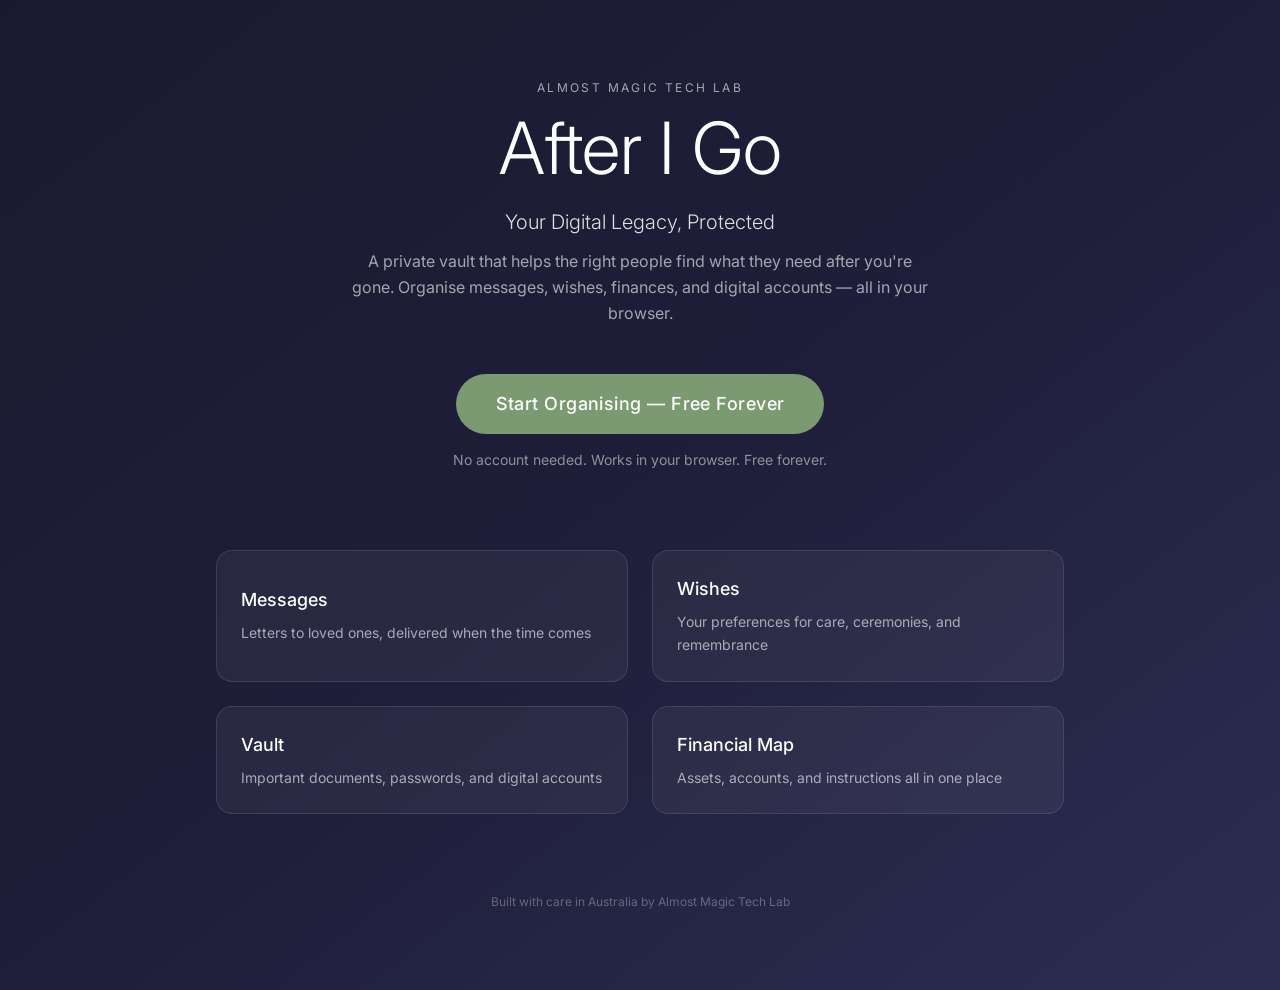
<file: index.html>
<!DOCTYPE html>
<html lang="en">
  <head>
    <meta charset="UTF-8" />
    <link rel="icon" type="image/svg+xml" href="/afterigo/favicon.svg" />
    <meta name="viewport" content="width=device-width, initial-scale=1.0" />
    <meta name="description" content="A private vault that helps the right people find what they need after you're gone. Free forever." />
    <meta name="theme-color" content="#7C9885" />
    <title>After I Go</title>
    <link rel="preconnect" href="https://fonts.googleapis.com" />
    <link rel="preconnect" href="https://fonts.gstatic.com" crossorigin />
    <link href="https://fonts.googleapis.com/css2?family=Inter:wght@300;400;500;600&display=swap" rel="stylesheet" />
    <script type="module" crossorigin src="./assets/index-D6nG1emr.js"></script>
    <link rel="modulepreload" crossorigin href="./assets/vendor-Bb7C_R49.js">
    <link rel="modulepreload" crossorigin href="./assets/ui-f0mybGUZ.js">
    <link rel="modulepreload" crossorigin href="./assets/storage-2jmnBxhj.js">
    <link rel="stylesheet" crossorigin href="./assets/index-8_ngyT3u.css">
  </head>
  <body class="bg-warmGray-50 text-warmGray-900 dark:bg-warmGray-900 dark:text-warmGray-100">
    <div id="root"></div>
  </body>
</html>
</file>
<file: assets/index-8_ngyT3u.css>
*,:before,:after{--tw-border-spacing-x: 0;--tw-border-spacing-y: 0;--tw-translate-x: 0;--tw-translate-y: 0;--tw-rotate: 0;--tw-skew-x: 0;--tw-skew-y: 0;--tw-scale-x: 1;--tw-scale-y: 1;--tw-pan-x: ;--tw-pan-y: ;--tw-pinch-zoom: ;--tw-scroll-snap-strictness: proximity;--tw-gradient-from-position: ;--tw-gradient-via-position: ;--tw-gradient-to-position: ;--tw-ordinal: ;--tw-slashed-zero: ;--tw-numeric-figure: ;--tw-numeric-spacing: ;--tw-numeric-fraction: ;--tw-ring-inset: ;--tw-ring-offset-width: 0px;--tw-ring-offset-color: #fff;--tw-ring-color: rgb(59 130 246 / .5);--tw-ring-offset-shadow: 0 0 #0000;--tw-ring-shadow: 0 0 #0000;--tw-shadow: 0 0 #0000;--tw-shadow-colored: 0 0 #0000;--tw-blur: ;--tw-brightness: ;--tw-contrast: ;--tw-grayscale: ;--tw-hue-rotate: ;--tw-invert: ;--tw-saturate: ;--tw-sepia: ;--tw-drop-shadow: ;--tw-backdrop-blur: ;--tw-backdrop-brightness: ;--tw-backdrop-contrast: ;--tw-backdrop-grayscale: ;--tw-backdrop-hue-rotate: ;--tw-backdrop-invert: ;--tw-backdrop-opacity: ;--tw-backdrop-saturate: ;--tw-backdrop-sepia: ;--tw-contain-size: ;--tw-contain-layout: ;--tw-contain-paint: ;--tw-contain-style: }::backdrop{--tw-border-spacing-x: 0;--tw-border-spacing-y: 0;--tw-translate-x: 0;--tw-translate-y: 0;--tw-rotate: 0;--tw-skew-x: 0;--tw-skew-y: 0;--tw-scale-x: 1;--tw-scale-y: 1;--tw-pan-x: ;--tw-pan-y: ;--tw-pinch-zoom: ;--tw-scroll-snap-strictness: proximity;--tw-gradient-from-position: ;--tw-gradient-via-position: ;--tw-gradient-to-position: ;--tw-ordinal: ;--tw-slashed-zero: ;--tw-numeric-figure: ;--tw-numeric-spacing: ;--tw-numeric-fraction: ;--tw-ring-inset: ;--tw-ring-offset-width: 0px;--tw-ring-offset-color: #fff;--tw-ring-color: rgb(59 130 246 / .5);--tw-ring-offset-shadow: 0 0 #0000;--tw-ring-shadow: 0 0 #0000;--tw-shadow: 0 0 #0000;--tw-shadow-colored: 0 0 #0000;--tw-blur: ;--tw-brightness: ;--tw-contrast: ;--tw-grayscale: ;--tw-hue-rotate: ;--tw-invert: ;--tw-saturate: ;--tw-sepia: ;--tw-drop-shadow: ;--tw-backdrop-blur: ;--tw-backdrop-brightness: ;--tw-backdrop-contrast: ;--tw-backdrop-grayscale: ;--tw-backdrop-hue-rotate: ;--tw-backdrop-invert: ;--tw-backdrop-opacity: ;--tw-backdrop-saturate: ;--tw-backdrop-sepia: ;--tw-contain-size: ;--tw-contain-layout: ;--tw-contain-paint: ;--tw-contain-style: }*,:before,:after{box-sizing:border-box;border-width:0;border-style:solid;border-color:#e5e7eb}:before,:after{--tw-content: ""}html,:host{line-height:1.5;-webkit-text-size-adjust:100%;-moz-tab-size:4;-o-tab-size:4;tab-size:4;font-family:Inter,system-ui,-apple-system,sans-serif;font-feature-settings:normal;font-variation-settings:normal;-webkit-tap-highlight-color:transparent}body{margin:0;line-height:inherit}hr{height:0;color:inherit;border-top-width:1px}abbr:where([title]){-webkit-text-decoration:underline dotted;text-decoration:underline dotted}h1,h2,h3,h4,h5,h6{font-size:inherit;font-weight:inherit}a{color:inherit;text-decoration:inherit}b,strong{font-weight:bolder}code,kbd,samp,pre{font-family:ui-monospace,SFMono-Regular,Menlo,Monaco,Consolas,Liberation Mono,Courier New,monospace;font-feature-settings:normal;font-variation-settings:normal;font-size:1em}small{font-size:80%}sub,sup{font-size:75%;line-height:0;position:relative;vertical-align:baseline}sub{bottom:-.25em}sup{top:-.5em}table{text-indent:0;border-color:inherit;border-collapse:collapse}button,input,optgroup,select,textarea{font-family:inherit;font-feature-settings:inherit;font-variation-settings:inherit;font-size:100%;font-weight:inherit;line-height:inherit;letter-spacing:inherit;color:inherit;margin:0;padding:0}button,select{text-transform:none}button,input:where([type=button]),input:where([type=reset]),input:where([type=submit]){-webkit-appearance:button;background-color:transparent;background-image:none}:-moz-focusring{outline:auto}:-moz-ui-invalid{box-shadow:none}progress{vertical-align:baseline}::-webkit-inner-spin-button,::-webkit-outer-spin-button{height:auto}[type=search]{-webkit-appearance:textfield;outline-offset:-2px}::-webkit-search-decoration{-webkit-appearance:none}::-webkit-file-upload-button{-webkit-appearance:button;font:inherit}summary{display:list-item}blockquote,dl,dd,h1,h2,h3,h4,h5,h6,hr,figure,p,pre{margin:0}fieldset{margin:0;padding:0}legend{padding:0}ol,ul,menu{list-style:none;margin:0;padding:0}dialog{padding:0}textarea{resize:vertical}input::-moz-placeholder,textarea::-moz-placeholder{opacity:1;color:#9ca3af}input::placeholder,textarea::placeholder{opacity:1;color:#9ca3af}button,[role=button]{cursor:pointer}:disabled{cursor:default}img,svg,video,canvas,audio,iframe,embed,object{display:block;vertical-align:middle}img,video{max-width:100%;height:auto}[hidden]:where(:not([hidden=until-found])){display:none}.invisible{visibility:hidden}.static{position:static}.fixed{position:fixed}.absolute{position:absolute}.relative{position:relative}.inset-0{top:0;right:0;bottom:0;left:0}.bottom-4{bottom:1rem}.left-0{left:0}.left-1{left:.25rem}.right-1{right:.25rem}.right-2{right:.5rem}.right-3{right:.75rem}.right-4{right:1rem}.top-0{top:0}.top-1{top:.25rem}.top-1\/2{top:50%}.top-2{top:.5rem}.z-40{z-index:40}.z-50{z-index:50}.mx-2{margin-left:.5rem;margin-right:.5rem}.mx-auto{margin-left:auto;margin-right:auto}.-ml-1{margin-left:-.25rem}.mb-1{margin-bottom:.25rem}.mb-12{margin-bottom:3rem}.mb-2{margin-bottom:.5rem}.mb-3{margin-bottom:.75rem}.mb-4{margin-bottom:1rem}.mb-6{margin-bottom:1.5rem}.mb-8{margin-bottom:2rem}.ml-2{margin-left:.5rem}.ml-64{margin-left:16rem}.ml-auto{margin-left:auto}.mr-1{margin-right:.25rem}.mr-2{margin-right:.5rem}.mt-0\.5{margin-top:.125rem}.mt-1{margin-top:.25rem}.mt-2{margin-top:.5rem}.mt-20{margin-top:5rem}.mt-3{margin-top:.75rem}.mt-4{margin-top:1rem}.mt-6{margin-top:1.5rem}.line-clamp-2{overflow:hidden;display:-webkit-box;-webkit-box-orient:vertical;-webkit-line-clamp:2}.block{display:block}.inline{display:inline}.flex{display:flex}.inline-flex{display:inline-flex}.table{display:table}.grid{display:grid}.hidden{display:none}.aspect-square{aspect-ratio:1 / 1}.h-1{height:.25rem}.h-10{height:2.5rem}.h-12{height:3rem}.h-16{height:4rem}.h-2{height:.5rem}.h-20{height:5rem}.h-24{height:6rem}.h-3{height:.75rem}.h-4{height:1rem}.h-5{height:1.25rem}.h-6{height:1.5rem}.h-8{height:2rem}.h-full{height:100%}.h-screen{height:100vh}.min-h-screen{min-height:100vh}.w-10{width:2.5rem}.w-12{width:3rem}.w-16{width:4rem}.w-2{width:.5rem}.w-20{width:5rem}.w-24{width:6rem}.w-3{width:.75rem}.w-4{width:1rem}.w-5{width:1.25rem}.w-6{width:1.5rem}.w-64{width:16rem}.w-8{width:2rem}.w-full{width:100%}.max-w-2xl{max-width:42rem}.max-w-3xl{max-width:48rem}.max-w-4xl{max-width:56rem}.max-w-lg{max-width:32rem}.max-w-md{max-width:28rem}.max-w-sm{max-width:24rem}.max-w-xl{max-width:36rem}.flex-1{flex:1 1 0%}.flex-shrink-0{flex-shrink:0}.-translate-y-1\/2{--tw-translate-y: -50%;transform:translate(var(--tw-translate-x),var(--tw-translate-y)) rotate(var(--tw-rotate)) skew(var(--tw-skew-x)) skewY(var(--tw-skew-y)) scaleX(var(--tw-scale-x)) scaleY(var(--tw-scale-y))}@keyframes pulse{50%{opacity:.5}}.animate-pulse{animation:pulse 2s cubic-bezier(.4,0,.6,1) infinite}@keyframes spin{to{transform:rotate(360deg)}}.animate-spin{animation:spin 1s linear infinite}.cursor-pointer{cursor:pointer}.resize-none{resize:none}.list-inside{list-style-position:inside}.list-decimal{list-style-type:decimal}.grid-cols-1{grid-template-columns:repeat(1,minmax(0,1fr))}.grid-cols-2{grid-template-columns:repeat(2,minmax(0,1fr))}.grid-cols-3{grid-template-columns:repeat(3,minmax(0,1fr))}.flex-col{flex-direction:column}.flex-wrap{flex-wrap:wrap}.items-start{align-items:flex-start}.items-center{align-items:center}.justify-start{justify-content:flex-start}.justify-end{justify-content:flex-end}.justify-center{justify-content:center}.justify-between{justify-content:space-between}.gap-1{gap:.25rem}.gap-2{gap:.5rem}.gap-3{gap:.75rem}.gap-4{gap:1rem}.gap-6{gap:1.5rem}.space-y-1>:not([hidden])~:not([hidden]){--tw-space-y-reverse: 0;margin-top:calc(.25rem * calc(1 - var(--tw-space-y-reverse)));margin-bottom:calc(.25rem * var(--tw-space-y-reverse))}.space-y-2>:not([hidden])~:not([hidden]){--tw-space-y-reverse: 0;margin-top:calc(.5rem * calc(1 - var(--tw-space-y-reverse)));margin-bottom:calc(.5rem * var(--tw-space-y-reverse))}.space-y-3>:not([hidden])~:not([hidden]){--tw-space-y-reverse: 0;margin-top:calc(.75rem * calc(1 - var(--tw-space-y-reverse)));margin-bottom:calc(.75rem * var(--tw-space-y-reverse))}.space-y-4>:not([hidden])~:not([hidden]){--tw-space-y-reverse: 0;margin-top:calc(1rem * calc(1 - var(--tw-space-y-reverse)));margin-bottom:calc(1rem * var(--tw-space-y-reverse))}.space-y-6>:not([hidden])~:not([hidden]){--tw-space-y-reverse: 0;margin-top:calc(1.5rem * calc(1 - var(--tw-space-y-reverse)));margin-bottom:calc(1.5rem * var(--tw-space-y-reverse))}.overflow-hidden{overflow:hidden}.overflow-y-auto{overflow-y:auto}.whitespace-pre-wrap{white-space:pre-wrap}.rounded{border-radius:.25rem}.rounded-2xl{border-radius:1rem}.rounded-full{border-radius:9999px}.rounded-lg{border-radius:.5rem}.rounded-xl{border-radius:.75rem}.border{border-width:1px}.border-2{border-width:2px}.border-b{border-bottom-width:1px}.border-l-4{border-left-width:4px}.border-r{border-right-width:1px}.border-t{border-top-width:1px}.border-dashed{border-style:dashed}.border-blue-200{--tw-border-opacity: 1;border-color:rgb(191 219 254 / var(--tw-border-opacity, 1))}.border-red-500{--tw-border-opacity: 1;border-color:rgb(239 68 68 / var(--tw-border-opacity, 1))}.border-sage{--tw-border-opacity: 1;border-color:rgb(124 154 114 / var(--tw-border-opacity, 1))}.border-sage\/30{border-color:#7c9a724d}.border-warmGray-200{--tw-border-opacity: 1;border-color:rgb(231 229 228 / var(--tw-border-opacity, 1))}.border-warmGray-300{--tw-border-opacity: 1;border-color:rgb(214 211 209 / var(--tw-border-opacity, 1))}.border-warmGray-400{--tw-border-opacity: 1;border-color:rgb(168 162 158 / var(--tw-border-opacity, 1))}.border-white\/10{border-color:#ffffff1a}.bg-amber-100{--tw-bg-opacity: 1;background-color:rgb(254 243 199 / var(--tw-bg-opacity, 1))}.bg-amber-50{--tw-bg-opacity: 1;background-color:rgb(255 251 235 / var(--tw-bg-opacity, 1))}.bg-amber-500{--tw-bg-opacity: 1;background-color:rgb(245 158 11 / var(--tw-bg-opacity, 1))}.bg-blue-100{--tw-bg-opacity: 1;background-color:rgb(219 234 254 / var(--tw-bg-opacity, 1))}.bg-blue-50{--tw-bg-opacity: 1;background-color:rgb(239 246 255 / var(--tw-bg-opacity, 1))}.bg-emerald-100{--tw-bg-opacity: 1;background-color:rgb(209 250 229 / var(--tw-bg-opacity, 1))}.bg-gray-100{--tw-bg-opacity: 1;background-color:rgb(243 244 246 / var(--tw-bg-opacity, 1))}.bg-green-100{--tw-bg-opacity: 1;background-color:rgb(220 252 231 / var(--tw-bg-opacity, 1))}.bg-green-500{--tw-bg-opacity: 1;background-color:rgb(34 197 94 / var(--tw-bg-opacity, 1))}.bg-orange-100{--tw-bg-opacity: 1;background-color:rgb(255 237 213 / var(--tw-bg-opacity, 1))}.bg-pink-100{--tw-bg-opacity: 1;background-color:rgb(252 231 243 / var(--tw-bg-opacity, 1))}.bg-purple-100{--tw-bg-opacity: 1;background-color:rgb(243 232 255 / var(--tw-bg-opacity, 1))}.bg-red-100{--tw-bg-opacity: 1;background-color:rgb(254 226 226 / var(--tw-bg-opacity, 1))}.bg-red-500{--tw-bg-opacity: 1;background-color:rgb(239 68 68 / var(--tw-bg-opacity, 1))}.bg-sage,.bg-sage-500{--tw-bg-opacity: 1;background-color:rgb(124 154 114 / var(--tw-bg-opacity, 1))}.bg-sage\/10{background-color:#7c9a721a}.bg-sage\/20{background-color:#7c9a7233}.bg-sage\/5{background-color:#7c9a720d}.bg-teal-100{--tw-bg-opacity: 1;background-color:rgb(204 251 241 / var(--tw-bg-opacity, 1))}.bg-transparent{background-color:transparent}.bg-warmGray-100{--tw-bg-opacity: 1;background-color:rgb(245 245 244 / var(--tw-bg-opacity, 1))}.bg-warmGray-200{--tw-bg-opacity: 1;background-color:rgb(231 229 228 / var(--tw-bg-opacity, 1))}.bg-warmGray-300{--tw-bg-opacity: 1;background-color:rgb(214 211 209 / var(--tw-bg-opacity, 1))}.bg-warmGray-50{--tw-bg-opacity: 1;background-color:rgb(250 250 249 / var(--tw-bg-opacity, 1))}.bg-warmGray-50\/95{background-color:#fafaf9f2}.bg-white{--tw-bg-opacity: 1;background-color:rgb(255 255 255 / var(--tw-bg-opacity, 1))}.bg-white\/20{background-color:#fff3}.bg-white\/5{background-color:#ffffff0d}.bg-yellow-100{--tw-bg-opacity: 1;background-color:rgb(254 249 195 / var(--tw-bg-opacity, 1))}.bg-gradient-to-br{background-image:linear-gradient(to bottom right,var(--tw-gradient-stops))}.bg-gradient-to-r{background-image:linear-gradient(to right,var(--tw-gradient-stops))}.from-emerald-500{--tw-gradient-from: #10b981 var(--tw-gradient-from-position);--tw-gradient-to: rgb(16 185 129 / 0) var(--tw-gradient-to-position);--tw-gradient-stops: var(--tw-gradient-from), var(--tw-gradient-to)}.from-navy-900{--tw-gradient-from: #1a1a2e var(--tw-gradient-from-position);--tw-gradient-to: rgb(26 26 46 / 0) var(--tw-gradient-to-position);--tw-gradient-stops: var(--tw-gradient-from), var(--tw-gradient-to)}.from-sage{--tw-gradient-from: #7C9A72 var(--tw-gradient-from-position);--tw-gradient-to: rgb(124 154 114 / 0) var(--tw-gradient-to-position);--tw-gradient-stops: var(--tw-gradient-from), var(--tw-gradient-to)}.from-warmGray-50{--tw-gradient-from: #FAFAF9 var(--tw-gradient-from-position);--tw-gradient-to: rgb(250 250 249 / 0) var(--tw-gradient-to-position);--tw-gradient-stops: var(--tw-gradient-from), var(--tw-gradient-to)}.via-navy-800{--tw-gradient-to: rgb(30 30 58 / 0) var(--tw-gradient-to-position);--tw-gradient-stops: var(--tw-gradient-from), #1e1e3a var(--tw-gradient-via-position), var(--tw-gradient-to)}.to-navy-600{--tw-gradient-to: #2d2d52 var(--tw-gradient-to-position)}.to-teal-500{--tw-gradient-to: #14b8a6 var(--tw-gradient-to-position)}.to-warmGray-100{--tw-gradient-to: #F5F5F4 var(--tw-gradient-to-position)}.object-cover{-o-object-fit:cover;object-fit:cover}.p-1{padding:.25rem}.p-12{padding:3rem}.p-2{padding:.5rem}.p-3{padding:.75rem}.p-4{padding:1rem}.p-5{padding:1.25rem}.p-6{padding:1.5rem}.p-8{padding:2rem}.px-10{padding-left:2.5rem;padding-right:2.5rem}.px-2{padding-left:.5rem;padding-right:.5rem}.px-3{padding-left:.75rem;padding-right:.75rem}.px-4{padding-left:1rem;padding-right:1rem}.px-6{padding-left:1.5rem;padding-right:1.5rem}.px-8{padding-left:2rem;padding-right:2rem}.py-1{padding-top:.25rem;padding-bottom:.25rem}.py-1\.5{padding-top:.375rem;padding-bottom:.375rem}.py-12{padding-top:3rem;padding-bottom:3rem}.py-16{padding-top:4rem;padding-bottom:4rem}.py-2{padding-top:.5rem;padding-bottom:.5rem}.py-2\.5{padding-top:.625rem;padding-bottom:.625rem}.py-20{padding-top:5rem;padding-bottom:5rem}.py-3{padding-top:.75rem;padding-bottom:.75rem}.py-4{padding-top:1rem;padding-bottom:1rem}.py-8{padding-top:2rem;padding-bottom:2rem}.pt-2{padding-top:.5rem}.pt-4{padding-top:1rem}.pt-6{padding-top:1.5rem}.text-left{text-align:left}.text-center{text-align:center}.text-right{text-align:right}.font-mono{font-family:ui-monospace,SFMono-Regular,Menlo,Monaco,Consolas,Liberation Mono,Courier New,monospace}.font-sans{font-family:Inter,system-ui,-apple-system,sans-serif}.text-2xl{font-size:1.5rem;line-height:2rem}.text-3xl{font-size:1.875rem;line-height:2.25rem}.text-4xl{font-size:2.25rem;line-height:2.5rem}.text-5xl{font-size:3rem;line-height:1}.text-base{font-size:1rem;line-height:1.5rem}.text-lg{font-size:1.125rem;line-height:1.75rem}.text-sm{font-size:.875rem;line-height:1.25rem}.text-xl{font-size:1.25rem;line-height:1.75rem}.text-xs{font-size:.75rem;line-height:1rem}.font-bold{font-weight:700}.font-light{font-weight:300}.font-medium{font-weight:500}.font-semibold{font-weight:600}.uppercase{text-transform:uppercase}.lowercase{text-transform:lowercase}.capitalize{text-transform:capitalize}.italic{font-style:italic}.leading-relaxed{line-height:1.625}.leading-tight{line-height:1.25}.tracking-\[0\.2em\]{letter-spacing:.2em}.tracking-wide{letter-spacing:.025em}.tracking-wider{letter-spacing:.05em}.text-amber-500{--tw-text-opacity: 1;color:rgb(245 158 11 / var(--tw-text-opacity, 1))}.text-amber-600{--tw-text-opacity: 1;color:rgb(217 119 6 / var(--tw-text-opacity, 1))}.text-amber-700{--tw-text-opacity: 1;color:rgb(180 83 9 / var(--tw-text-opacity, 1))}.text-blue-500{--tw-text-opacity: 1;color:rgb(59 130 246 / var(--tw-text-opacity, 1))}.text-blue-600{--tw-text-opacity: 1;color:rgb(37 99 235 / var(--tw-text-opacity, 1))}.text-blue-700{--tw-text-opacity: 1;color:rgb(29 78 216 / var(--tw-text-opacity, 1))}.text-emerald-600{--tw-text-opacity: 1;color:rgb(5 150 105 / var(--tw-text-opacity, 1))}.text-gray-700{--tw-text-opacity: 1;color:rgb(55 65 81 / var(--tw-text-opacity, 1))}.text-green-500{--tw-text-opacity: 1;color:rgb(34 197 94 / var(--tw-text-opacity, 1))}.text-green-700{--tw-text-opacity: 1;color:rgb(21 128 61 / var(--tw-text-opacity, 1))}.text-orange-700{--tw-text-opacity: 1;color:rgb(194 65 12 / var(--tw-text-opacity, 1))}.text-pink-500{--tw-text-opacity: 1;color:rgb(236 72 153 / var(--tw-text-opacity, 1))}.text-pink-700{--tw-text-opacity: 1;color:rgb(190 24 93 / var(--tw-text-opacity, 1))}.text-purple-700{--tw-text-opacity: 1;color:rgb(126 34 206 / var(--tw-text-opacity, 1))}.text-red-500{--tw-text-opacity: 1;color:rgb(239 68 68 / var(--tw-text-opacity, 1))}.text-red-600{--tw-text-opacity: 1;color:rgb(220 38 38 / var(--tw-text-opacity, 1))}.text-red-700{--tw-text-opacity: 1;color:rgb(185 28 28 / var(--tw-text-opacity, 1))}.text-sage{--tw-text-opacity: 1;color:rgb(124 154 114 / var(--tw-text-opacity, 1))}.text-teal-700{--tw-text-opacity: 1;color:rgb(15 118 110 / var(--tw-text-opacity, 1))}.text-warmGray-300{--tw-text-opacity: 1;color:rgb(214 211 209 / var(--tw-text-opacity, 1))}.text-warmGray-400{--tw-text-opacity: 1;color:rgb(168 162 158 / var(--tw-text-opacity, 1))}.text-warmGray-500{--tw-text-opacity: 1;color:rgb(120 113 108 / var(--tw-text-opacity, 1))}.text-warmGray-600{--tw-text-opacity: 1;color:rgb(87 83 78 / var(--tw-text-opacity, 1))}.text-warmGray-700{--tw-text-opacity: 1;color:rgb(68 64 60 / var(--tw-text-opacity, 1))}.text-warmGray-800{--tw-text-opacity: 1;color:rgb(41 37 36 / var(--tw-text-opacity, 1))}.text-warmGray-900{--tw-text-opacity: 1;color:rgb(28 25 23 / var(--tw-text-opacity, 1))}.text-white{--tw-text-opacity: 1;color:rgb(255 255 255 / var(--tw-text-opacity, 1))}.text-yellow-700{--tw-text-opacity: 1;color:rgb(161 98 7 / var(--tw-text-opacity, 1))}.placeholder-warmGray-400::-moz-placeholder{--tw-placeholder-opacity: 1;color:rgb(168 162 158 / var(--tw-placeholder-opacity, 1))}.placeholder-warmGray-400::placeholder{--tw-placeholder-opacity: 1;color:rgb(168 162 158 / var(--tw-placeholder-opacity, 1))}.opacity-25{opacity:.25}.opacity-30{opacity:.3}.opacity-50{opacity:.5}.opacity-60{opacity:.6}.opacity-75{opacity:.75}.opacity-80{opacity:.8}.opacity-85{opacity:.85}.shadow-lg{--tw-shadow: 0 10px 15px -3px rgb(0 0 0 / .1), 0 4px 6px -4px rgb(0 0 0 / .1);--tw-shadow-colored: 0 10px 15px -3px var(--tw-shadow-color), 0 4px 6px -4px var(--tw-shadow-color);box-shadow:var(--tw-ring-offset-shadow, 0 0 #0000),var(--tw-ring-shadow, 0 0 #0000),var(--tw-shadow)}.shadow-sm{--tw-shadow: 0 1px 2px 0 rgb(0 0 0 / .05);--tw-shadow-colored: 0 1px 2px 0 var(--tw-shadow-color);box-shadow:var(--tw-ring-offset-shadow, 0 0 #0000),var(--tw-ring-shadow, 0 0 #0000),var(--tw-shadow)}.shadow-xl{--tw-shadow: 0 20px 25px -5px rgb(0 0 0 / .1), 0 8px 10px -6px rgb(0 0 0 / .1);--tw-shadow-colored: 0 20px 25px -5px var(--tw-shadow-color), 0 8px 10px -6px var(--tw-shadow-color);box-shadow:var(--tw-ring-offset-shadow, 0 0 #0000),var(--tw-ring-shadow, 0 0 #0000),var(--tw-shadow)}.ring-4{--tw-ring-offset-shadow: var(--tw-ring-inset) 0 0 0 var(--tw-ring-offset-width) var(--tw-ring-offset-color);--tw-ring-shadow: var(--tw-ring-inset) 0 0 0 calc(4px + var(--tw-ring-offset-width)) var(--tw-ring-color);box-shadow:var(--tw-ring-offset-shadow),var(--tw-ring-shadow),var(--tw-shadow, 0 0 #0000)}.ring-sage\/20{--tw-ring-color: rgb(124 154 114 / .2)}.filter{filter:var(--tw-blur) var(--tw-brightness) var(--tw-contrast) var(--tw-grayscale) var(--tw-hue-rotate) var(--tw-invert) var(--tw-saturate) var(--tw-sepia) var(--tw-drop-shadow)}.transition{transition-property:color,background-color,border-color,text-decoration-color,fill,stroke,opacity,box-shadow,transform,filter,backdrop-filter;transition-timing-function:cubic-bezier(.4,0,.2,1);transition-duration:.15s}.transition-all{transition-property:all;transition-timing-function:cubic-bezier(.4,0,.2,1);transition-duration:.15s}.transition-colors{transition-property:color,background-color,border-color,text-decoration-color,fill,stroke;transition-timing-function:cubic-bezier(.4,0,.2,1);transition-duration:.15s}.duration-150{transition-duration:.15s}.duration-200{transition-duration:.2s}.duration-300{transition-duration:.3s}.ease-in-out{transition-timing-function:cubic-bezier(.4,0,.2,1)}:root{--color-bg-primary: #FAFAF9;--color-bg-secondary: #F5F5F4;--color-text-primary: #292524;--color-text-secondary: #78716C;--color-accent: #7C9885;--color-accent-hover: #5F7161;--color-border: #E7E5E4}.dark{--color-bg-primary: #1C1917;--color-bg-secondary: #292524;--color-text-primary: #FAFAF9;--color-text-secondary: #A8A29E;--color-accent: #7C9885;--color-accent-hover: #A3C4AD;--color-border: #44403C}*{margin:0;padding:0;box-sizing:border-box}html{scroll-behavior:smooth}body{font-family:Inter,system-ui,-apple-system,sans-serif;font-feature-settings:"kern" 1,"liga" 1;-webkit-font-smoothing:antialiased;-moz-osx-font-smoothing:grayscale;line-height:1.6}*:focus-visible{outline:2px solid var(--color-accent);outline-offset:2px}*{transition-property:background-color,border-color,color,fill,stroke;transition-timing-function:cubic-bezier(.4,0,.2,1);transition-duration:.15s}.animate-breathe,.animate-fade-in,.animate-slide-up{transition:none}::-webkit-scrollbar{width:8px;height:8px}::-webkit-scrollbar-track{background:var(--color-bg-secondary)}::-webkit-scrollbar-thumb{background:var(--color-text-secondary);border-radius:4px}::-webkit-scrollbar-thumb:hover{background:var(--color-text-primary)}::-moz-selection{background-color:var(--color-accent);color:#fff}::selection{background-color:var(--color-accent);color:#fff}input,textarea,select{font-family:inherit;font-size:inherit}button{font-family:inherit;cursor:pointer}a{color:inherit;text-decoration:none}.text-balance{text-wrap:balance}.breathing-space{animation:breathe 3s ease-in-out infinite}@keyframes breathe{0%,to{opacity:.6}50%{opacity:1}}.health-ring{transform:rotate(-90deg)}.health-ring-circle{transition:stroke-dashoffset .5s ease-in-out}.toast-enter{animation:slideUp .3s ease-out forwards}.toast-exit{animation:slideDown .3s ease-in forwards}@keyframes slideDown{0%{opacity:1;transform:translateY(0)}to{opacity:0;transform:translateY(20px)}}.modal-backdrop{background-color:#00000080;-webkit-backdrop-filter:blur(4px);backdrop-filter:blur(4px)}.card-hover{transition:transform .2s ease,box-shadow .2s ease}.card-hover:hover{transform:translateY(-2px);box-shadow:0 10px 25px -5px #0000001a,0 8px 10px -6px #0000001a}.skeleton{background:linear-gradient(90deg,var(--color-bg-secondary) 25%,var(--color-border) 50%,var(--color-bg-secondary) 75%);background-size:200% 100%;animation:skeleton-loading 1.5s infinite}@keyframes skeleton-loading{0%{background-position:200% 0}to{background-position:-200% 0}}.hover\:scale-105:hover{--tw-scale-x: 1.05;--tw-scale-y: 1.05;transform:translate(var(--tw-translate-x),var(--tw-translate-y)) rotate(var(--tw-rotate)) skew(var(--tw-skew-x)) skewY(var(--tw-skew-y)) scaleX(var(--tw-scale-x)) scaleY(var(--tw-scale-y))}.hover\:scale-\[1\.02\]:hover{--tw-scale-x: 1.02;--tw-scale-y: 1.02;transform:translate(var(--tw-translate-x),var(--tw-translate-y)) rotate(var(--tw-rotate)) skew(var(--tw-skew-x)) skewY(var(--tw-skew-y)) scaleX(var(--tw-scale-x)) scaleY(var(--tw-scale-y))}.hover\:border-white\/20:hover{border-color:#fff3}.hover\:bg-red-600:hover{--tw-bg-opacity: 1;background-color:rgb(220 38 38 / var(--tw-bg-opacity, 1))}.hover\:bg-sage-400:hover{--tw-bg-opacity: 1;background-color:rgb(154 184 158 / var(--tw-bg-opacity, 1))}.hover\:bg-warmGray-100:hover{--tw-bg-opacity: 1;background-color:rgb(245 245 244 / var(--tw-bg-opacity, 1))}.hover\:bg-warmGray-200:hover{--tw-bg-opacity: 1;background-color:rgb(231 229 228 / var(--tw-bg-opacity, 1))}.hover\:bg-warmGray-50:hover{--tw-bg-opacity: 1;background-color:rgb(250 250 249 / var(--tw-bg-opacity, 1))}.hover\:bg-white\/10:hover{background-color:#ffffff1a}.hover\:text-red-500:hover{--tw-text-opacity: 1;color:rgb(239 68 68 / var(--tw-text-opacity, 1))}.hover\:text-warmGray-600:hover{--tw-text-opacity: 1;color:rgb(87 83 78 / var(--tw-text-opacity, 1))}.hover\:shadow-md:hover{--tw-shadow: 0 4px 6px -1px rgb(0 0 0 / .1), 0 2px 4px -2px rgb(0 0 0 / .1);--tw-shadow-colored: 0 4px 6px -1px var(--tw-shadow-color), 0 2px 4px -2px var(--tw-shadow-color);box-shadow:var(--tw-ring-offset-shadow, 0 0 #0000),var(--tw-ring-shadow, 0 0 #0000),var(--tw-shadow)}.focus\:border-transparent:focus{border-color:transparent}.focus\:outline-none:focus{outline:2px solid transparent;outline-offset:2px}.focus\:ring-2:focus{--tw-ring-offset-shadow: var(--tw-ring-inset) 0 0 0 var(--tw-ring-offset-width) var(--tw-ring-offset-color);--tw-ring-shadow: var(--tw-ring-inset) 0 0 0 calc(2px + var(--tw-ring-offset-width)) var(--tw-ring-color);box-shadow:var(--tw-ring-offset-shadow),var(--tw-ring-shadow),var(--tw-shadow, 0 0 #0000)}.focus\:ring-red-500:focus{--tw-ring-opacity: 1;--tw-ring-color: rgb(239 68 68 / var(--tw-ring-opacity, 1))}.focus\:ring-sage:focus{--tw-ring-opacity: 1;--tw-ring-color: rgb(124 154 114 / var(--tw-ring-opacity, 1))}.focus\:ring-offset-2:focus{--tw-ring-offset-width: 2px}.active\:bg-red-600:active{--tw-bg-opacity: 1;background-color:rgb(220 38 38 / var(--tw-bg-opacity, 1))}.disabled\:cursor-not-allowed:disabled{cursor:not-allowed}.disabled\:opacity-50:disabled{opacity:.5}.dark\:border-blue-800:is(.dark *){--tw-border-opacity: 1;border-color:rgb(30 64 175 / var(--tw-border-opacity, 1))}.dark\:border-warmGray-600:is(.dark *){--tw-border-opacity: 1;border-color:rgb(87 83 78 / var(--tw-border-opacity, 1))}.dark\:border-warmGray-700:is(.dark *){--tw-border-opacity: 1;border-color:rgb(68 64 60 / var(--tw-border-opacity, 1))}.dark\:bg-amber-900\/20:is(.dark *){background-color:#78350f33}.dark\:bg-amber-900\/30:is(.dark *){background-color:#78350f4d}.dark\:bg-blue-900\/20:is(.dark *){background-color:#1e3a8a33}.dark\:bg-blue-900\/30:is(.dark *){background-color:#1e3a8a4d}.dark\:bg-emerald-900\/30:is(.dark *){background-color:#064e3b4d}.dark\:bg-gray-900\/30:is(.dark *){background-color:#1118274d}.dark\:bg-green-900\/30:is(.dark *){background-color:#14532d4d}.dark\:bg-orange-900\/30:is(.dark *){background-color:#7c2d124d}.dark\:bg-pink-900\/30:is(.dark *){background-color:#8318434d}.dark\:bg-purple-900\/30:is(.dark *){background-color:#581c874d}.dark\:bg-red-900\/30:is(.dark *){background-color:#7f1d1d4d}.dark\:bg-teal-900\/30:is(.dark *){background-color:#134e4a4d}.dark\:bg-warmGray-700:is(.dark *){--tw-bg-opacity: 1;background-color:rgb(68 64 60 / var(--tw-bg-opacity, 1))}.dark\:bg-warmGray-800:is(.dark *){--tw-bg-opacity: 1;background-color:rgb(41 37 36 / var(--tw-bg-opacity, 1))}.dark\:bg-warmGray-900:is(.dark *){--tw-bg-opacity: 1;background-color:rgb(28 25 23 / var(--tw-bg-opacity, 1))}.dark\:bg-warmGray-900\/95:is(.dark *){background-color:#1c1917f2}.dark\:bg-yellow-900\/30:is(.dark *){background-color:#713f124d}.dark\:from-warmGray-900:is(.dark *){--tw-gradient-from: #1C1917 var(--tw-gradient-from-position);--tw-gradient-to: rgb(28 25 23 / 0) var(--tw-gradient-to-position);--tw-gradient-stops: var(--tw-gradient-from), var(--tw-gradient-to)}.dark\:to-warmGray-800:is(.dark *){--tw-gradient-to: #292524 var(--tw-gradient-to-position)}.dark\:text-amber-300:is(.dark *){--tw-text-opacity: 1;color:rgb(252 211 77 / var(--tw-text-opacity, 1))}.dark\:text-blue-300:is(.dark *){--tw-text-opacity: 1;color:rgb(147 197 253 / var(--tw-text-opacity, 1))}.dark\:text-blue-400:is(.dark *){--tw-text-opacity: 1;color:rgb(96 165 250 / var(--tw-text-opacity, 1))}.dark\:text-emerald-400:is(.dark *){--tw-text-opacity: 1;color:rgb(52 211 153 / var(--tw-text-opacity, 1))}.dark\:text-gray-400:is(.dark *){--tw-text-opacity: 1;color:rgb(156 163 175 / var(--tw-text-opacity, 1))}.dark\:text-green-300:is(.dark *){--tw-text-opacity: 1;color:rgb(134 239 172 / var(--tw-text-opacity, 1))}.dark\:text-green-400:is(.dark *){--tw-text-opacity: 1;color:rgb(74 222 128 / var(--tw-text-opacity, 1))}.dark\:text-orange-400:is(.dark *){--tw-text-opacity: 1;color:rgb(251 146 60 / var(--tw-text-opacity, 1))}.dark\:text-pink-300:is(.dark *){--tw-text-opacity: 1;color:rgb(249 168 212 / var(--tw-text-opacity, 1))}.dark\:text-pink-400:is(.dark *){--tw-text-opacity: 1;color:rgb(244 114 182 / var(--tw-text-opacity, 1))}.dark\:text-purple-300:is(.dark *){--tw-text-opacity: 1;color:rgb(216 180 254 / var(--tw-text-opacity, 1))}.dark\:text-purple-400:is(.dark *){--tw-text-opacity: 1;color:rgb(192 132 252 / var(--tw-text-opacity, 1))}.dark\:text-red-400:is(.dark *){--tw-text-opacity: 1;color:rgb(248 113 113 / var(--tw-text-opacity, 1))}.dark\:text-sage-400:is(.dark *){--tw-text-opacity: 1;color:rgb(154 184 158 / var(--tw-text-opacity, 1))}.dark\:text-teal-400:is(.dark *){--tw-text-opacity: 1;color:rgb(45 212 191 / var(--tw-text-opacity, 1))}.dark\:text-warmGray-100:is(.dark *){--tw-text-opacity: 1;color:rgb(245 245 244 / var(--tw-text-opacity, 1))}.dark\:text-warmGray-200:is(.dark *){--tw-text-opacity: 1;color:rgb(231 229 228 / var(--tw-text-opacity, 1))}.dark\:text-warmGray-300:is(.dark *){--tw-text-opacity: 1;color:rgb(214 211 209 / var(--tw-text-opacity, 1))}.dark\:text-warmGray-400:is(.dark *){--tw-text-opacity: 1;color:rgb(168 162 158 / var(--tw-text-opacity, 1))}.dark\:text-warmGray-500:is(.dark *){--tw-text-opacity: 1;color:rgb(120 113 108 / var(--tw-text-opacity, 1))}.dark\:text-yellow-400:is(.dark *){--tw-text-opacity: 1;color:rgb(250 204 21 / var(--tw-text-opacity, 1))}.dark\:placeholder-warmGray-500:is(.dark *)::-moz-placeholder{--tw-placeholder-opacity: 1;color:rgb(120 113 108 / var(--tw-placeholder-opacity, 1))}.dark\:placeholder-warmGray-500:is(.dark *)::placeholder{--tw-placeholder-opacity: 1;color:rgb(120 113 108 / var(--tw-placeholder-opacity, 1))}.dark\:hover\:bg-warmGray-700:hover:is(.dark *){--tw-bg-opacity: 1;background-color:rgb(68 64 60 / var(--tw-bg-opacity, 1))}.dark\:hover\:bg-warmGray-700\/50:hover:is(.dark *){background-color:#44403c80}.dark\:hover\:bg-warmGray-800:hover:is(.dark *){--tw-bg-opacity: 1;background-color:rgb(41 37 36 / var(--tw-bg-opacity, 1))}.dark\:hover\:text-warmGray-300:hover:is(.dark *){--tw-text-opacity: 1;color:rgb(214 211 209 / var(--tw-text-opacity, 1))}@media (min-width: 640px){.sm\:flex-row{flex-direction:row}}@media (min-width: 768px){.md\:grid-cols-2{grid-template-columns:repeat(2,minmax(0,1fr))}.md\:grid-cols-3{grid-template-columns:repeat(3,minmax(0,1fr))}.md\:grid-cols-4{grid-template-columns:repeat(4,minmax(0,1fr))}.md\:text-7xl{font-size:4.5rem;line-height:1}}@media print{.print\:hidden{display:none}.print\:space-y-8>:not([hidden])~:not([hidden]){--tw-space-y-reverse: 0;margin-top:calc(2rem * calc(1 - var(--tw-space-y-reverse)));margin-bottom:calc(2rem * var(--tw-space-y-reverse))}.print\:border-0{border-width:0px}.print\:p-0{padding:0}.print\:py-4{padding-top:1rem;padding-bottom:1rem}.print\:shadow-none{--tw-shadow: 0 0 #0000;--tw-shadow-colored: 0 0 #0000;box-shadow:var(--tw-ring-offset-shadow, 0 0 #0000),var(--tw-ring-shadow, 0 0 #0000),var(--tw-shadow)}}
</file>
